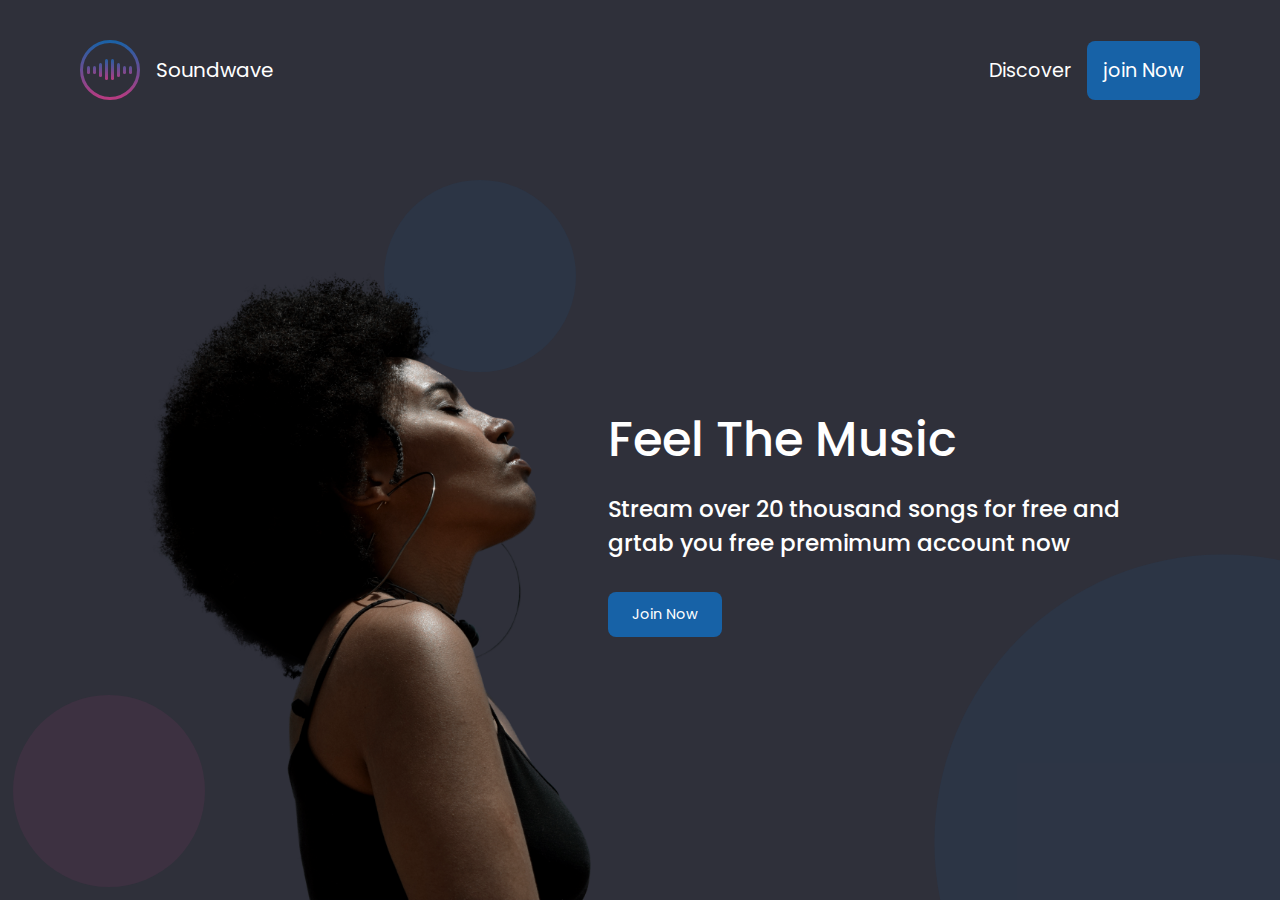
<file: index.html>
<!DOCTYPE html>
<html lang="en">
<head>
    <meta charset="UTF-8">
    <meta http-equiv="X-UA-Compatible" content="IE=edge">
    <meta name="viewport" content="width=device-width, initial-scale=1.0">
    <link rel="stylesheet" href="style.css">
    <link rel="stylesheet" href="index.css">
    <title>Soundwave</title>
</head>
<body class="container full-height-grow">
    <header class="main-header">
            <a href="index.html" class="brand-logo">
                <img src="/img/logo.svg" alt="logo">
                <div class="brand-logo-name">Soundwave</div>
            </a>
            <img id="mobile-cta" class="mobile-menu" src="img/menu.svg" alt="Open Navigation">
            <nav class="main-nav">
                <img id="mobile-exit" class="mobile-menu-exit" src="img/close.png" alt="Close Navigation">
                <ul>
                    <li><a href="discover.html">Discover</a></li>
                <li><a href="join.html" class="btn-nav">join Now</a></li>
                </ul>
            </nav>
        </header>
    <section class="home-main-section">
        <div class="img-wrapper">
            <div class="lady-image">

            </div>
        </div>
        <div class="call-to-action">
            <h1 class="title">Feel The Music</h1>
            <span class="subtitle">Stream over 20 thousand songs for free and grtab you free premimum account now</span>
            <a href="join.html" class="btn">Join Now</a>
        </div>
    </section>
    <div class="home-page-circle-1"></div>
    <div class="home-page-circle-2"></div>
    <div class="home-page-circle-3"></div>
</body>
<script src="index.js"></script>
</html>
</file>
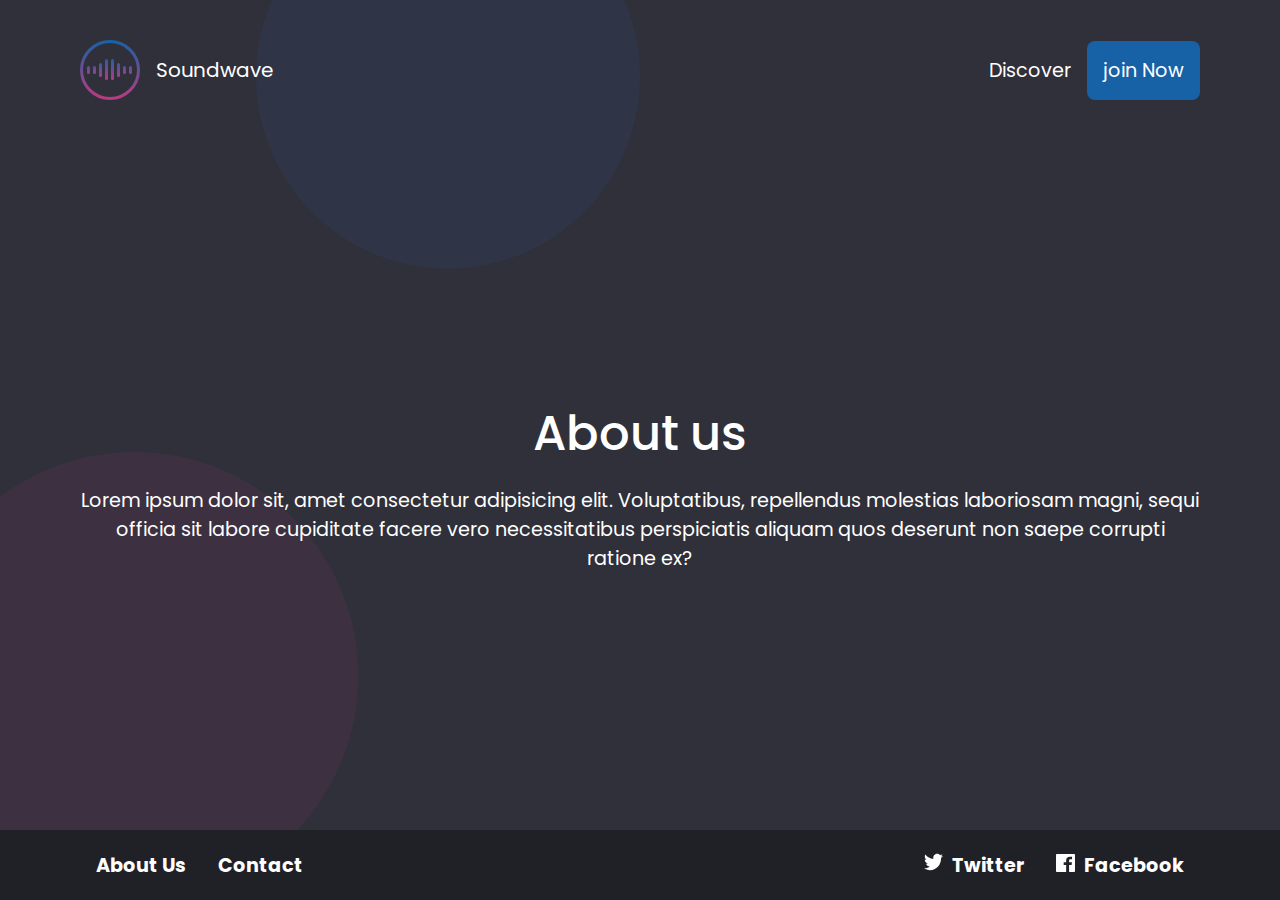
<file: about.html>
<!DOCTYPE html>
<html lang="en">
<head>
    <meta charset="UTF-8">
    <meta http-equiv="X-UA-Compatible" content="IE=edge">
    <meta name="viewport" content="width=device-width, initial-scale=1.0">
    <link rel="stylesheet" href="style.css">
    <link rel="stylesheet" href="about.css">
    <title>Soundwave - About</title>
</head>
<body class="full-height-grow">
    <div class="container">
        <header class="main-header">
            <a href="index.html" class="brand-logo">
                <img src="/img/logo.svg" alt="logo">
                <div class="brand-logo-name">Soundwave</div>
            </a>
            <img id="mobile-cta" class="mobile-menu" src="img/menu.svg" alt="Open Navigation">
            <nav class="main-nav">
                <img id="mobile-exit" class="mobile-menu-exit" src="img/close.png" alt="Close Navigation">
                <ul>
                    <li><a href="discover.html">Discover</a></li>
                <li><a href="join.html" class="btn-nav">join Now</a></li>
                </ul>
            </nav>
        </header>
        <section class="about-main-section">
            <h1 class="title">
                    About us
                </h1>
            <div class="about-content">
                Lorem ipsum dolor sit, amet consectetur adipisicing elit. Voluptatibus, repellendus molestias laboriosam magni, sequi officia sit labore cupiditate facere vero necessitatibus 
                perspiciatis aliquam quos deserunt non saepe corrupti ratione ex?
            </div>
        </section>
    </div>
    <div class="about-page-circle-1"></div>
    <div class="about-page-circle-2"></div>

    <footer class="main-footer">
        <div class="container">
            <nav class="footer-nav">
                <ul>
                    <li><a href="about.html" target="_blank">About Us</a></li>
                    <li><a href="contact us.html" target="_blank">Contact</a></li>
                </ul>
            </nav>
            <nav class="footer-nav">
                <ul>
                    <li>
                        <a href="https://twitter.com/Dinesh6701" target="_blank" class="social-link">
                        <img src="img/twitter.svg">
                        Twitter
                        </a>
                    </li>
                    <li>
                        <a href="https://www.facebook.com/" target="_blank" class="social-link">
                        <img src="img/facebook.svg">
                        Facebook
                        </a>
                    </li>
                </ul>
            </nav>
        </div>

    </footer>

</body>
<script src="index.js"></script>
</html>
</file>
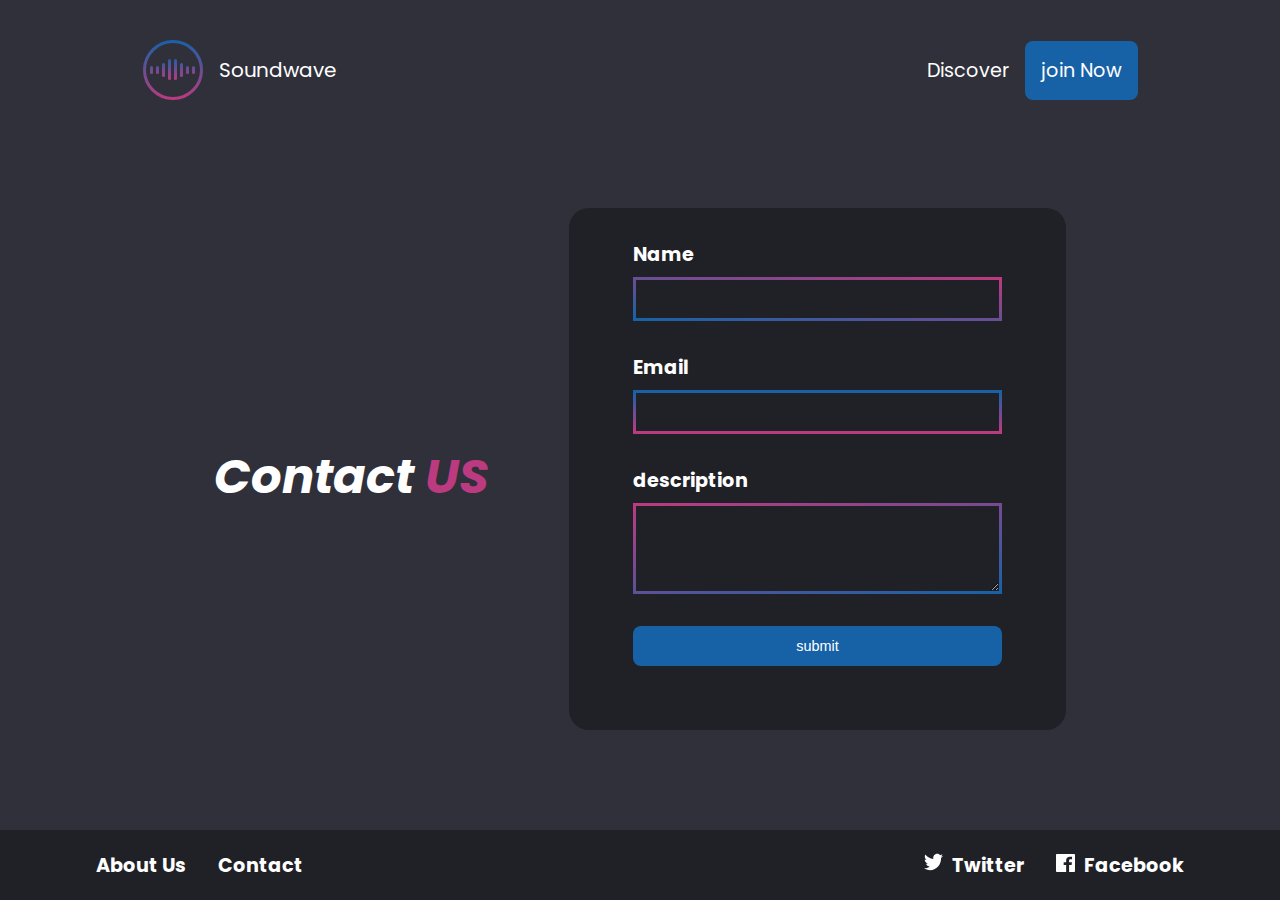
<file: contact us.html>
<!DOCTYPE html>
<html lang="en">
<head>
    <meta charset="UTF-8">
    <meta http-equiv="X-UA-Compatible" content="IE=edge">
    <meta name="viewport" content="width=device-width, initial-scale=1.0">
    <link rel="stylesheet" href="style.css">
    <link rel="stylesheet" href="contact us.css">
    <title>Soundwave - Contact</title>
</head>
<body class="full-height-grow">
    <div class="container">
        <header class="main-header">
            <a href="index.html" class="brand-logo">
                <img src="/img/logo.svg" alt="logo">
                <div class="brand-logo-name">Soundwave</div>
            </a>
            <img id="mobile-cta" class="mobile-menu" src="img/menu.svg" alt="Open Navigation">
            <nav class="main-nav">
                <img id="mobile-exit" class="mobile-menu-exit" src="img/close.png" alt="Close Navigation">
                <ul>
                    <li><a href="discover.html">Discover</a></li>
                <li><a href="join.html" class="btn-nav">join Now</a></li>
                </ul>
            </nav>
        </header>
        <section class="contact-main-section">
            <h1 class="title">
                Contact <span>US</span>
            </h1>
             <form action="" class="contact-form">
                <div class="input-group ">
                    <label for="Name">Name</label>
                    <input class="input-1" type="text">
                </div>
                <div class="input-group">
                    <label for="Name">Email</label>
                    <input type="email" class="input-2">
                </div>
                <div class="input-group">
                    <label for="Name">description</label>
                    <textarea class="input-3" rows="3"></textarea>
                </div>
                <div class="input-group">
                    <button type="submit" class="btn">submit</button>
                </div>
            </form>
        </section>
    </div>
    <div class="about-page-circle-1"></div>
    <div class="about-page-circle-2"></div>

    <footer class="main-footer">
        <div class="container">
            <nav class="footer-nav">
                <ul>
                    <li><a href="about.html" target="_blank">About Us</a></li>
                    <li><a href="contact us.html" target="_blank">Contact</a></li>
                </ul>
            </nav>
            <nav class="footer-nav">
                <ul>
                    <li>
                        <a href="https://twitter.com/Dinesh6701"  target="_blank" class="social-link">
                        <img src="img/twitter.svg">
                        Twitter
                        </a>
                    </li>
                    <li>
                        <a href="https://www.facebook.com/" target="_blank" class="social-link">
                        <img src="img/facebook.svg">
                        Facebook
                        </a>
                    </li>
                </ul>
            </nav>
        </div>

    </footer>

</body>
<script src="index.js"></script>
</html>
</file>
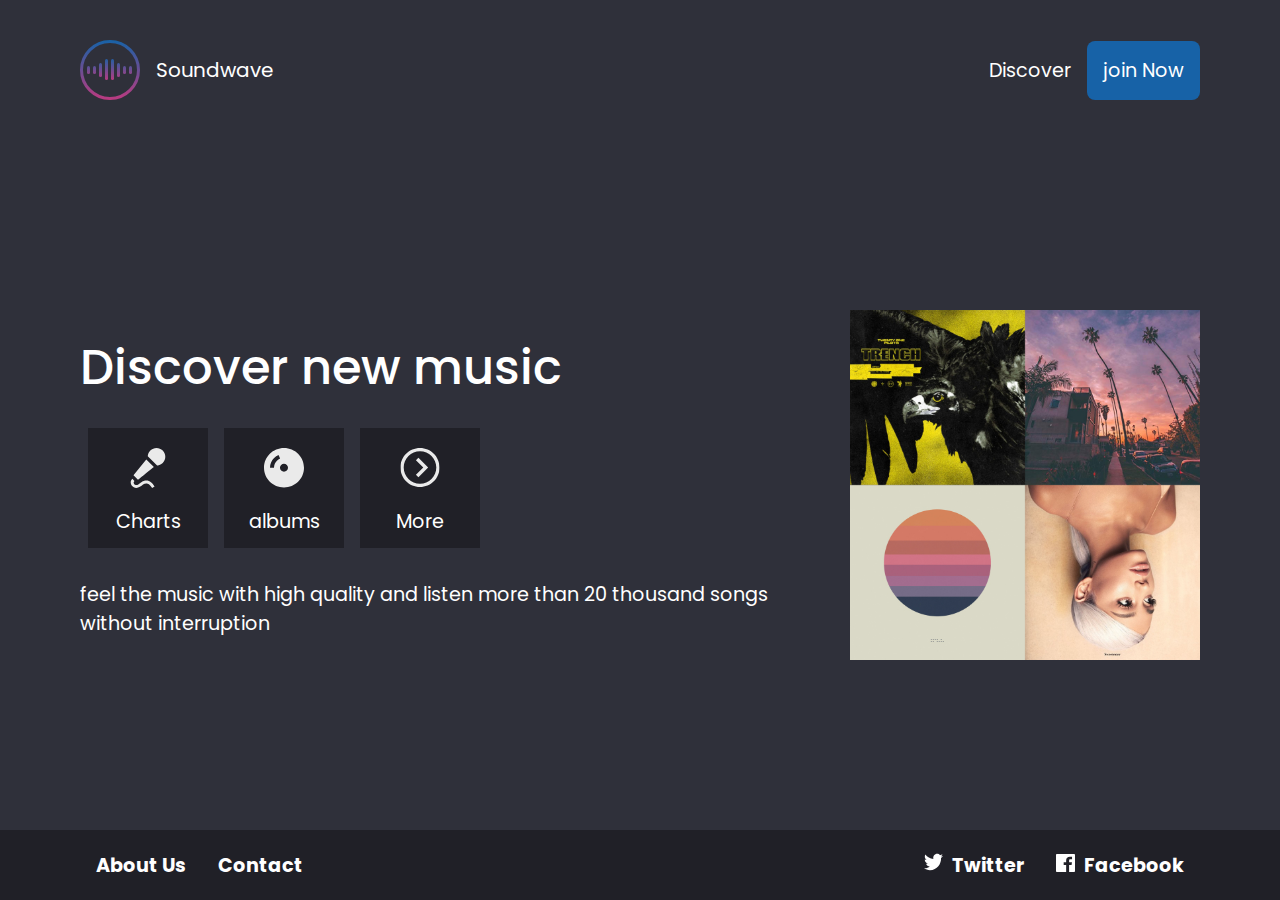
<file: discover.html>
<!DOCTYPE html>
<html lang="en">
<head>
    <meta charset="UTF-8">
    <meta http-equiv="X-UA-Compatible" content="IE=edge">
    <meta name="viewport" content="width=device-width, initial-scale=1.0">
    <link rel="stylesheet" href="style.css">
    <link rel="stylesheet" href="discover.css">
    <title>Soundwave - Discover</title>
</head>
<body class="full-height-grow">
    <div class="container">
        <header class="main-header">
            <a href="index.html" class="brand-logo">
                <img src="/img/logo.svg" alt="logo">
                <div class="brand-logo-name">Soundwave</div>
            </a>
            <img id="mobile-cta" class="mobile-menu" src="img/menu.svg" alt="Open Navigation">
            <nav class="main-nav">
                <img id="mobile-exit" class="mobile-menu-exit" src="img/close.png" alt="Close Navigation">
                <ul>
                    <li><a href="discover.html">Discover</a></li>
                <li><a href="join.html" class="btn-nav">join Now</a></li>
                </ul>
            </nav>
        </header>
        <section class="discover-main-section">
            <div class="call-to-action">
                <h1 class="title">
                    Discover new music
                </h1>
                <div class="icon-section">
                    <div class="icon">
                        <img src="img/microphone.svg" alt="svg">
                        Charts
                    </div>
                    <div class="icon">
                        <img src="img/albums.svg" alt="svg">
                        albums
                    </div>
                    <div class="icon">
                        <img src="img/more.svg" alt="svg">
                        More
                    </div>
                </div>
                <div >
                    feel the music with high quality and listen more than 20 thousand songs without interruption
                </div>
            </div>
            <img src="./img/covers.jpg" alt="cover img" class="covers-image">
        </section>
    </div>
    <footer class="main-footer">
        <div class="container">
            <nav class="footer-nav">
                <ul>
                    <li><a href="about.html" target="_blank">About Us</a></li>
                    <li><a href="contact us.html" target="_blank">Contact</a></li>
                </ul>
            </nav>
            <nav class="footer-nav">
                <ul>
                    <li>
                        <a href="https://twitter.com/Dinesh6701" target="_blank" class="social-link">
                        <img src="img/twitter.svg">
                        Twitter
                        </a>
                    </li>
                    <li>
                        <a href="https://www.facebook.com/" target="_blank" class="social-link">
                        <img src="img/facebook.svg">
                        Facebook
                        </a>
                    </li>
                </ul>
            </nav>
        </div>

    </footer>

</body>
<script src="index.js"></script>
</html>
</file>
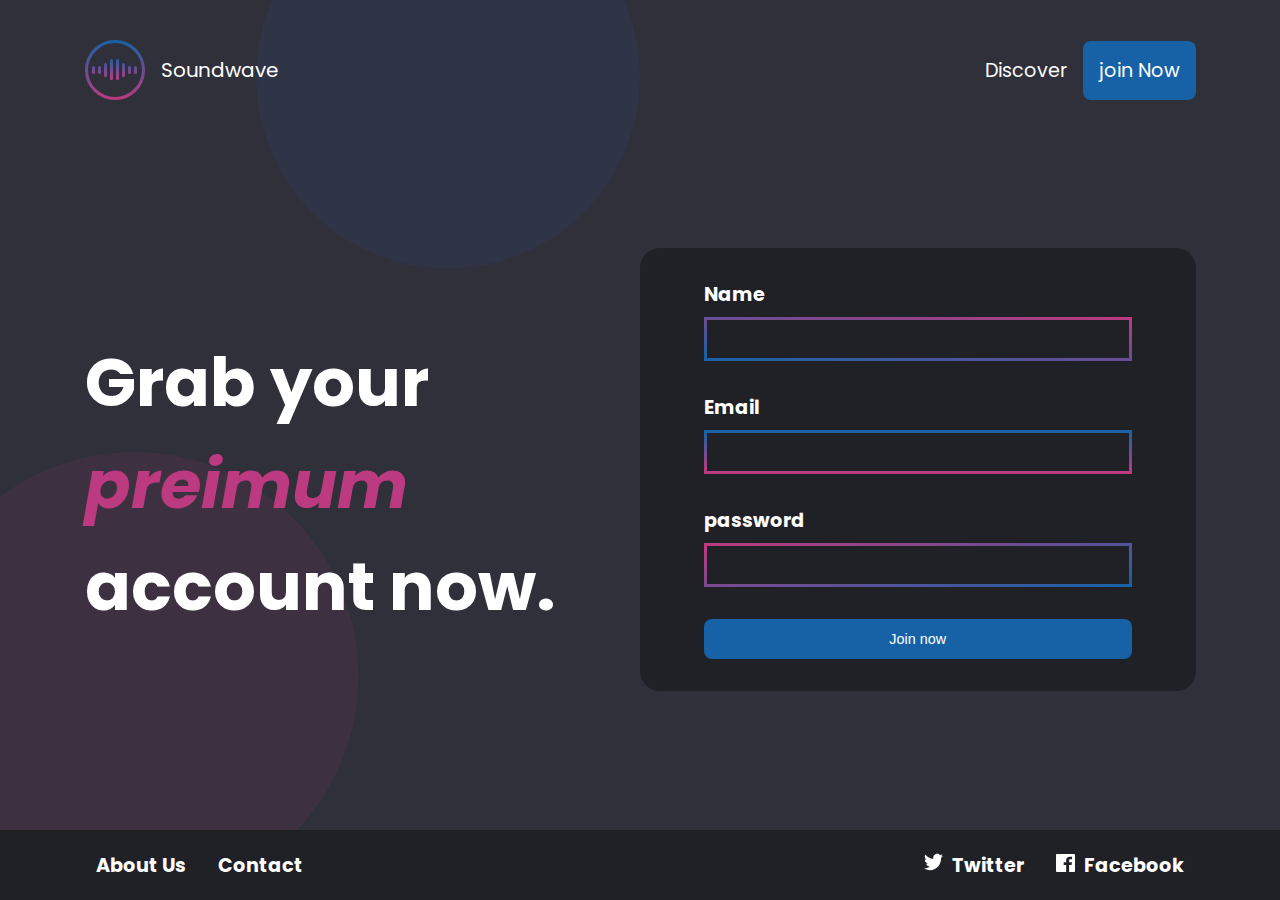
<file: join.html>
<!DOCTYPE html>
<html lang="en">
<head>
    <meta charset="UTF-8">
    <meta http-equiv="X-UA-Compatible" content="IE=edge">
    <meta name="viewport" content="width=device-width, initial-scale=1.0">
    <link rel="stylesheet" href="style.css">
    <link rel="stylesheet" href="join.css">
    <title>Soundwave - join</title>
</head>
<body class="full-height-grow">
    <div class="container">
        <header class="main-header">
            <a href="index.html" class="brand-logo">
                <img src="/img/logo.svg" alt="logo">
                <div class="brand-logo-name">Soundwave</div>
            </a>
            <img id="mobile-cta" class="mobile-menu" src="img/menu.svg" alt="Open Navigation">
            <nav class="main-nav">
                <img id="mobile-exit" class="mobile-menu-exit" src="img/close.png" alt="Close Navigation">
                <ul>
                    <li><a href="discover.html">Discover</a></li>
                <li><a href="join.html" class="btn-nav">join Now</a></li>
                </ul>
            </nav>
        </header>
        <section class="join-main-section">
            <h1 class="join-text">
                Grab your 
            <div class="accent-text">preimum</div> 
            account now.
            </h1>
            <form action="" class="join-form">
                <div class="input-group ">
                    <label for="Name">Name</label>
                    <input class="input-1" type="text">
                </div>
                <div class="input-group">
                    <label for="Name">Email</label>
                    <input type="email" class="input-2">
                </div>
                <div class="input-group">
                    <label for="Name">password</label>
                    <input type="password" class="input-3">
                </div>
                <div class="input-group">
                    <button type="submit" class="btn">Join now</button>
                </div>
            </form>
        </section>
    </div>
    <div class="join-page-circle-1"></div>
    <div class="join-page-circle-2"></div>

    <footer class="main-footer">
        <div class="container">
            <nav class="footer-nav">
                <ul>
                    <li><a href="#">About Us</a></li>
                    <li><a href="#">Contact</a></li>
                </ul>
            </nav>
            <nav class="footer-nav">
                <ul>
                    <li>
                        <a href="#" class="social-link">
                        <img src="img/twitter.svg">
                        Twitter
                        </a>
                    </li>
                    <li>
                        <a href="#" class="social-link">
                        <img src="img/facebook.svg">
                        Facebook
                        </a>
                    </li>
                </ul>
            </nav>
        </div>

    </footer>

</body>
<script src="index.js"></script>
</html>
</file>
<file: style.css>
@import url('https://fonts.googleapis.com/css2?family=Poppins:wght@400;500;700&display=swap');

*,*::after,*::before{
    box-sizing: border-box;
}

body{
    padding: 0;
    margin: 0;
    background-color: #2F303A;
    font-family: poppins,sans-serif;
    font-size: 1.2rem;
    color: #ffff;
    min-height: 100vh;
}
.full-height-grow{
    display: flex;
    flex-direction: column;
    
    
}

.brand-logo{
    display: flex;
    align-items: center;
    font-size: 1.25rem;
    color: inherit;
    text-decoration: none;

}
.brand-logo-name{
    margin-left: 1rem;
}
.main-nav ul, .footer-nav ul{
    display: flex;
    justify-content: space-between;
    padding: 0;
    list-style: none;

}
.main-nav a, .footer-nav a{
    color: inherit;
    text-decoration: none;
    padding: 1rem;
}
.main-nav a:hover,
.footer-nav a:hover{
    color: #adadad;
}

.mobile-menu {
    cursor: pointer;
}
.main-nav .mobile-exit{
    cursor: pointer;
}

.main-header, .main-footer{
    display: flex;
    justify-content: space-between;
    align-items: center;
}
.main-header{
    height: 140px;
    
}

.container{
    max-width: 1200px;
    margin: 0 auto;
    padding: 0 40px;
    flex-grow: 1;
    display: flex;
    flex-direction: column;
    justify-content: center;
}
.main-footer .container{
    display: flex;
    justify-content: space-between;
    flex-direction: row;
}
.main-footer{
    height: 70px;
    background-color: #202027;
    font-weight: bold;
    
}
.social-link img{
    width: 1em;
    margin-right: .25em;
}


.title{
    font-weight: 500;
    font-size: 3rem;
    margin-bottom: 1rem;
    margin-top:0 ;

}
.subtitle{
    font-weight: 500;
    font-size: 1.2em;
    margin-bottom: 2rem;

}

.btn{
    color: #ffff;
    background-color: #1762A7;
    padding: .75rem 1.5rem;
    border-radius: .5rem;
    text-decoration: none;
    font-size: .9rem;
    outline: none;
    border: none;
    cursor: pointer;
}
.btn:hover{
    background-color: #2180d8;
}
.btn:focus{
    background-color: #2796ff;
}
.btn-nav{
    color: #ffff;
    background-color: #1762A7;
    padding: .75rem 1rem;
    border-radius: .5rem;
    text-decoration: none;
}

nav.menu-btn {
    display: block;
}



@media only screen and (min-width: 768px) {

    .mobile-menu, .mobile-menu-exit {
        display: none;
    }
    
}
@media (max-width:768px) {
    nav {
        display: none;
    }
    nav {
    position: fixed;
    z-index: 999;
    width: 66%;
    right: 0;
    top: 0;
    background: #20272E;
    height: 100vh;
    padding: 1em;
    }
    nav ul.primary-nav {
            margin-top: 5em;
    }
    .main-nav ul {
        display: flex;
        flex-direction: column;
        gap: 2rem;
        margin-top: 2rem;
        align-items: center;
    }
    .mobile-menu-exit{
        cursor: pointer;
    }
    

}
</file>
<file: index.css>
.home-main-section{
    display:flex;
    align-items: stretch;
    justify-content: space-between;
    flex-grow: 1;
    margin: 0 4rem;
}
.home-main-section .img-wrapper{
    flex-grow: 1;
    flex-direction: column;
    display: flex;
    align-items: stretch;
    justify-content: flex-end;
}

.home-main-section .lady-image{
    background-image: url("./img/landing-page-girl.png");
    flex-grow: 1;
    max-height: 70vh;
    min-width: 30vw;
    background-size: contain;
    background-repeat: no-repeat;
    background-position: bottom left;
}
.home-main-section .call-to-action{
    display: flex;
    flex-direction: column;
    align-items: flex-start;
    margin: 1rem;
    align-self: center;
}
@media (min-width:900px) {
    .call-to-action .subtitle{
        max-width:40vw ;
    }
}
@media (max-width:900px) {
    .home-main-section .img-wrapper{
        display: none;
    }
    .home-main-section{
        justify-content: center;
    }
}

.home-page-circle-1{
    position: absolute;
    width: 15vw;
    height: 15vw;
    border-radius: 50%;
    background-color: #BC3A80;
    bottom: 1vw;
    left: 1vw;
    opacity: 10%;
    z-index: -1;
}
.home-page-circle-2{
    position: absolute;
    width: 15vw;
    height: 15vw;
    border-radius: 50%;
    background-color: rgba(23, 98, 167, 0.1);
    top: 180px;
    left: 30vw;
    z-index: -1;
}
.home-page-circle-3{
    position: absolute;
    overflow: hidden;
    width: 45vw;
    height: 45vw;
    bottom: 0;
    right: 0;
    z-index: -1;
    
}
.home-page-circle-3::before{
    content: '';
    position: absolute;
    height: 100%;
    width: 100%;
    border-radius: 50%;
    background-color: rgba(23, 98, 167, 0.1);
    transform: translate(40%,40%);
}
</file>
<file: about.css>
.about-main-section{
    display: flex;
    justify-content: center;
    flex-direction: column;
    align-items: center;
    flex-grow: 1;
    height: 60vh;
}
.about-content{
    text-align: center;
}


.about-page-circle-1 {
  position: absolute;
  overflow: hidden;
  width: 35vw;
  height: 35vw;
  bottom: 0;
  left: 0;
  z-index: -1;
}

.about-page-circle-1::before {
  content: '';
  transform: translateX(-20%);
  position: absolute;
  height: 100%;
  width: 100%;
  border-radius: 50%;
  background-color: rgb(188, 58, 128, .1);
}

.about-page-circle-2 {
  position: absolute;
  overflow: hidden;
  width: 30vw;
  height: 30vw;
  top: 0;
  left: 20vw;
  z-index: -1;
}

.about-page-circle-2::before {
  content: '';
  transform: translateY(-30%);
  position: absolute;
  height: 100%;
  width: 100%;
  border-radius: 50%;
  background-color: rgb(52, 87, 178, .1);
}
</file>
<file: contact us.css>
.contact-main-section{
    display: flex;
    justify-content: center;
    align-items: center;
    flex-grow: 1;
    gap: 5rem;
}

.title{
    text-align: center;
    font-style: oblique;
    font-weight: 700;
}
.title span{
    font-weight: 700;
    color: #BC3A80;
}

.contact-form{
    background-color: #202027;
    width: 50vw;
    max-width: 50%;
    padding: 2rem 4rem;
    border-radius: 20px;
    margin-bottom: 2rem;

}
.input-group{
    margin-bottom: 2rem;
    display: flex;
    flex-direction: column;

}

.input-group textarea{
    margin-bottom: 0;

}

.input-group label{
    font-weight: bold;
    margin-bottom:.5rem;
}
.input-group input, textarea{
    outline: none;
    background:none;
    border: 1px solid #2E3852;
    border-radius: 10px;
    font-size: 1em;
    padding: .5rem;
    color: inherit;
}
.input-group .input-1{
     border-image-source:linear-gradient(to top right ,rgba(23, 98, 167, 1),
rgba(188, 58, 128, 1));
    border-width: 3px;
    border-image-slice: 1;
    border-radius: 10px !important;
}

.input-group .input-2{
     border-image-source:linear-gradient(rgba(23, 98, 167, 1),
rgba(188, 58, 128, 1));
    border-width: 3px;
    border-image-slice: 1;
    border-radius: 10px !important;
}

.input-group .input-3{
     border-image-source:linear-gradient(-10deg, rgba(23, 98, 167, 1),
rgba(188, 58, 128, 1));
    border-width: 3px;
    border-image-slice: 1;
    border-radius: 10px !important;
}

@media (max-width: 900px) {
  .contact-main-section {
    flex-direction: column;
    justify-content: center;
    gap: 2rem;
  }

  .contact-form {
    width: 80vw;
    max-width: inherit;
    margin: 2rem 0;
  }
}
</file>
<file: discover.css>
.discover-main-section{
    display:flex;
    align-items: center;
    justify-content: space-between;
    flex-grow: 1;
}
.discover-main-section .covers-image{
    width: 30vw;
    margin-left: 2rem;
    height: auto;
    max-width: 350px;

}
.icon-section{
    display: flex;

}
.icon{
    display: flex;
    flex-direction: column;
    justify-content: space-between;
    align-items: center;
    margin: .5rem;
    padding: .75rem;
    width: 120px;
    height: 120px;
    background-color: #202027;
    margin-bottom: 2rem;
}
.icon img{
    width: 40px;
    padding-top: .5rem;
}

@media (max-width:800px) {
    .discover-main-section{
        flex-direction: column;
        justify-content: center;
    }
    .discover-main-section .covers-image{
        margin: 2rem;
        height: 30vh;
        width: auto;

    }
}
</file>
<file: join.css>
.join-main-section{
    display: flex;
    justify-content: space-between;
    align-items: center;
    flex-grow: 1;
}

.join-text{
    font-size: 3.5em;
    font-weight: bold;
    margin: 0;
    max-width: 70%;
}
.accent-text{
    color: #BC3A80;
    font-style:italic;
}
.join-form{
    background-color: #202027;
    width: 50vw;
    max-width: 50%;
    padding: 2rem 4rem;
    border-radius: 20px;
    margin-bottom: 2rem;

}
.input-group{
    margin-bottom: 2rem;
    display: flex;
    flex-direction: column;

}

.input-group:last-child{
    margin-bottom: 0;

}

.input-group label{
    font-weight: bold;
    margin-bottom:.5rem;
}
.input-group input{
    outline: none;
    background:none;
    border: 1px solid #2E3852;
    border-radius: 10px;
    font-size: 1em;
    padding: .5rem;
    color: inherit;
}
.input-group .input-1{
     border-image-source:linear-gradient(to top right ,rgba(23, 98, 167, 1),
rgba(188, 58, 128, 1));
    border-width: 3px;
    border-image-slice: 1;
    border-radius: 10px !important;
}

.input-group .input-2{
     border-image-source:linear-gradient(rgba(23, 98, 167, 1),
rgba(188, 58, 128, 1));
    border-width: 3px;
    border-image-slice: 1;
    border-radius: 10px !important;
}

.input-group .input-3{
     border-image-source:linear-gradient(-10deg, rgba(23, 98, 167, 1),
rgba(188, 58, 128, 1));
    border-width: 3px;
    border-image-slice: 1;
    border-radius: 10px !important;
}

@media (max-width: 900px) {
  .join-main-section {
    flex-direction: column;
    justify-content: center;
  }

  .join-form {
    width: 80vw;
    max-width: inherit;
    margin: 2rem 0;
  }
}

.join-page-circle-1 {
  position: absolute;
  overflow: hidden;
  width: 35vw;
  height: 35vw;
  bottom: 0;
  left: 0;
  z-index: -1;
}

.join-page-circle-1::before {
  content: '';
  transform: translateX(-20%);
  position: absolute;
  height: 100%;
  width: 100%;
  border-radius: 50%;
  background-color: rgb(188, 58, 128, .1);
}

.join-page-circle-2 {
  position: absolute;
  overflow: hidden;
  width: 30vw;
  height: 30vw;
  top: 0;
  left: 20vw;
  z-index: -1;
}

.join-page-circle-2::before {
  content: '';
  transform: translateY(-30%);
  position: absolute;
  height: 100%;
  width: 100%;
  border-radius: 50%;
  background-color: rgb(52, 87, 178, .1);
}
</file>
